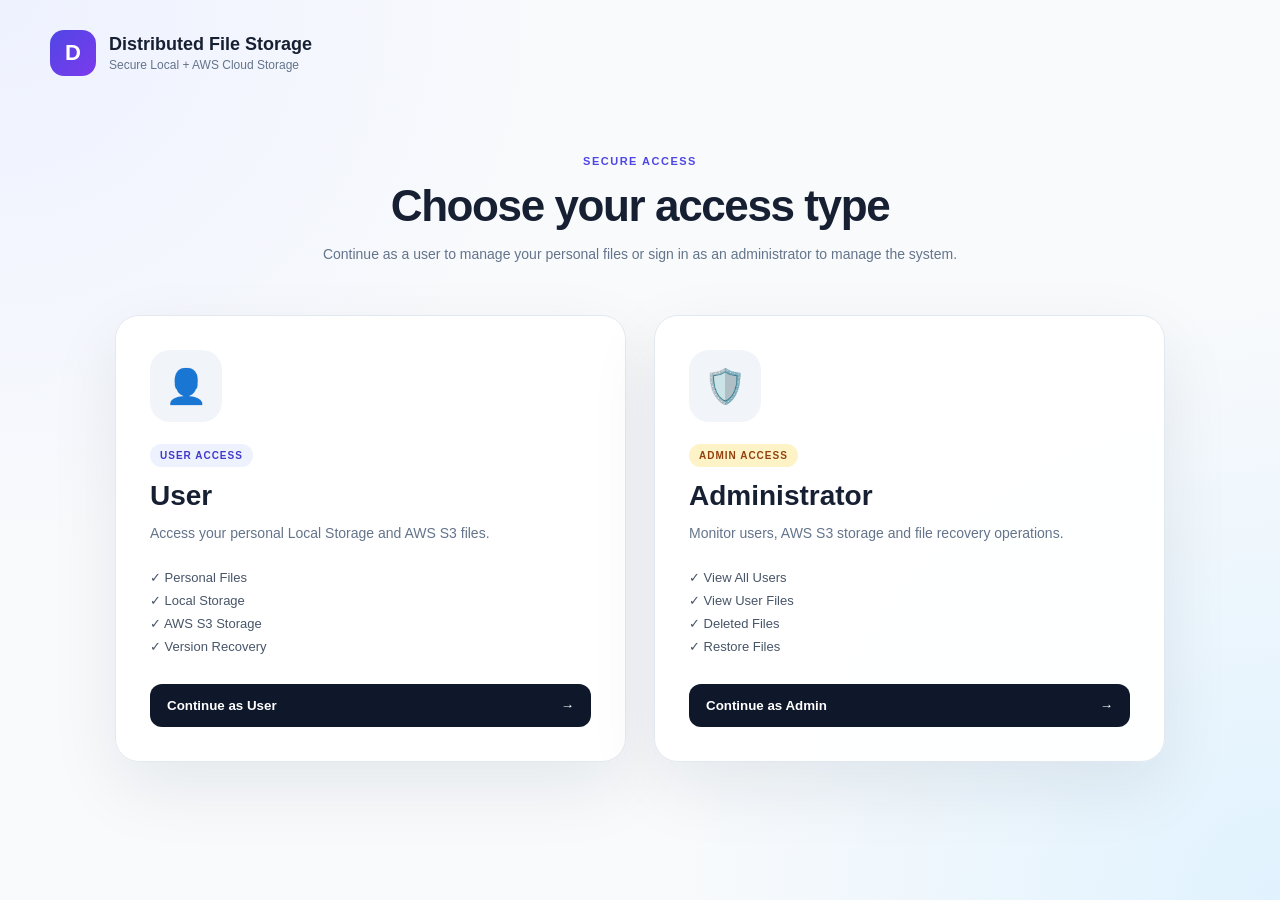
<file: frontend/index.html>
<!DOCTYPE html>
<html lang="en">
<head>
    <meta charset="UTF-8">
    <meta name="viewport" content="width=device-width, initial-scale=1.0">
    <title>Choose Access - Distributed File Storage</title>
    <link rel="stylesheet" href="role-select.css">
</head>

<body>

<div class="page">

    <header class="brand">
        <div class="brand-icon">D</div>

        <div>
            <h2>Distributed File Storage</h2>
            <p>Secure Local + AWS Cloud Storage</p>
        </div>
    </header>

    <main class="content">

        <div class="intro">
            <span>SECURE ACCESS</span>

            <h1>Choose your access type</h1>

            <p>
                Continue as a user to manage your personal files
                or sign in as an administrator to manage the system.
            </p>
        </div>

        <div class="role-grid">

            <!-- USER -->

            <div class="role-card user-card">

                <div class="icon">👤</div>

                <div class="badge">
                    USER ACCESS
                </div>

                <h2>User</h2>

                <p>
                    Access your personal Local Storage and AWS S3 files.
                </p>

                <div class="features">
                    <span>✓ Personal Files</span>
                    <span>✓ Local Storage</span>
                    <span>✓ AWS S3 Storage</span>
                    <span>✓ Version Recovery</span>
                </div>

                <button onclick="openUserLogin()">
                    Continue as User
                    <span>→</span>
                </button>

            </div>

            <!-- ADMIN -->

            <div class="role-card admin-card">

                <div class="icon">🛡️</div>

                <div class="badge admin-badge">
                    ADMIN ACCESS
                </div>

                <h2>Administrator</h2>

                <p>
                    Monitor users, AWS S3 storage and file recovery operations.
                </p>

                <div class="features">
                    <span>✓ View All Users</span>
                    <span>✓ View User Files</span>
                    <span>✓ Deleted Files</span>
                    <span>✓ Restore Files</span>
                </div>

                <button onclick="openAdminLogin()">
                    Continue as Admin
                    <span>→</span>
                </button>

            </div>

        </div>

    </main>

</div>

<script>
function openUserLogin() {
    window.location.href = "login.html";
}

function openAdminLogin() {
    window.location.href = "admin-login.html";
}
</script>

</body>
</html>
</file>
<file: frontend/role-select.css>
* {
    margin: 0;
    padding: 0;
    box-sizing: border-box;
}

body {
    min-height: 100vh;
    font-family: -apple-system, BlinkMacSystemFont, "Segoe UI", Roboto, Arial, sans-serif;

    background:
        radial-gradient(circle at top left, #eef2ff, transparent 35%),
        radial-gradient(circle at bottom right, #e0f2fe, transparent 38%),
        #f8fafc;

    color: #172033;
}

.page {
    min-height: 100vh;
}

.brand {
    display: flex;
    align-items: center;
    gap: 13px;

    padding: 30px 50px;
}

.brand-icon {
    width: 46px;
    height: 46px;

    border-radius: 14px;

    background: linear-gradient(135deg, #4f46e5, #7c3aed);

    color: white;

    display: flex;
    align-items: center;
    justify-content: center;

    font-size: 22px;
    font-weight: 800;
}

.brand h2 {
    font-size: 18px;
}

.brand p {
    color: #64748b;
    font-size: 12px;
    margin-top: 3px;
}

.content {
    width: min(1050px, calc(100% - 40px));
    margin: 45px auto;
}

.intro {
    text-align: center;

    max-width: 650px;

    margin: 0 auto 50px;

    animation: fadeDown .8s ease both;
}

.intro span {
    color: #4f46e5;

    font-size: 11px;
    font-weight: 800;

    letter-spacing: 1.5px;
}

.intro h1 {
    margin-top: 12px;

    font-size: 44px;

    letter-spacing: -1.4px;
}

.intro p {
    margin-top: 12px;

    color: #64748b;

    font-size: 14px;

    line-height: 1.6;
}

.role-grid {
    display: grid;

    grid-template-columns: repeat(2, 1fr);

    gap: 28px;
}

.role-card {
    background: rgba(255, 255, 255, .92);

    border: 1px solid #e2e8f0;

    border-radius: 24px;

    padding: 34px;

    box-shadow: 0 25px 70px rgba(15, 23, 42, .08);

    transition: .3s;
}

.user-card {
    animation: slideLeft .9s ease both;
}

.admin-card {
    animation: slideRight .9s ease both;
}

.role-card:hover {
    transform: translateY(-8px);

    box-shadow: 0 32px 80px rgba(15, 23, 42, .13);
}

.icon {
    width: 72px;
    height: 72px;

    border-radius: 20px;

    background: #f1f5f9;

    display: flex;
    align-items: center;
    justify-content: center;

    font-size: 34px;

    margin-bottom: 22px;
}

.badge {
    display: inline-block;

    padding: 6px 10px;

    border-radius: 20px;

    background: #eef2ff;

    color: #4338ca;

    font-size: 10px;
    font-weight: 800;

    letter-spacing: 1px;
}

.admin-badge {
    background: #fef3c7;

    color: #92400e;
}

.role-card h2 {
    font-size: 28px;

    margin-top: 13px;
}

.role-card p {
    color: #64748b;

    line-height: 1.6;

    font-size: 14px;

    margin-top: 10px;
}

.features {
    display: flex;

    flex-direction: column;

    gap: 8px;

    margin: 25px 0 30px;

    color: #475569;

    font-size: 13px;
}

.role-card button {
    width: 100%;

    border: none;

    border-radius: 12px;

    padding: 14px 17px;

    background: #0f172a;

    color: white;

    font-weight: 700;

    cursor: pointer;

    display: flex;

    justify-content: space-between;

    align-items: center;

    transition: .25s;
}

.role-card button:hover {
    background: #4f46e5;
}

@keyframes slideLeft {
    from {
        opacity: 0;
        transform: translateX(-90px);
    }

    to {
        opacity: 1;
        transform: translateX(0);
    }
}

@keyframes slideRight {
    from {
        opacity: 0;
        transform: translateX(90px);
    }

    to {
        opacity: 1;
        transform: translateX(0);
    }
}

@keyframes fadeDown {
    from {
        opacity: 0;
        transform: translateY(-25px);
    }

    to {
        opacity: 1;
        transform: translateY(0);
    }
}

@media (max-width: 760px) {

    .role-grid {
        grid-template-columns: 1fr;
    }

    .intro h1 {
        font-size: 34px;
    }

    .brand {
        padding: 22px;
    }
}
</file>
